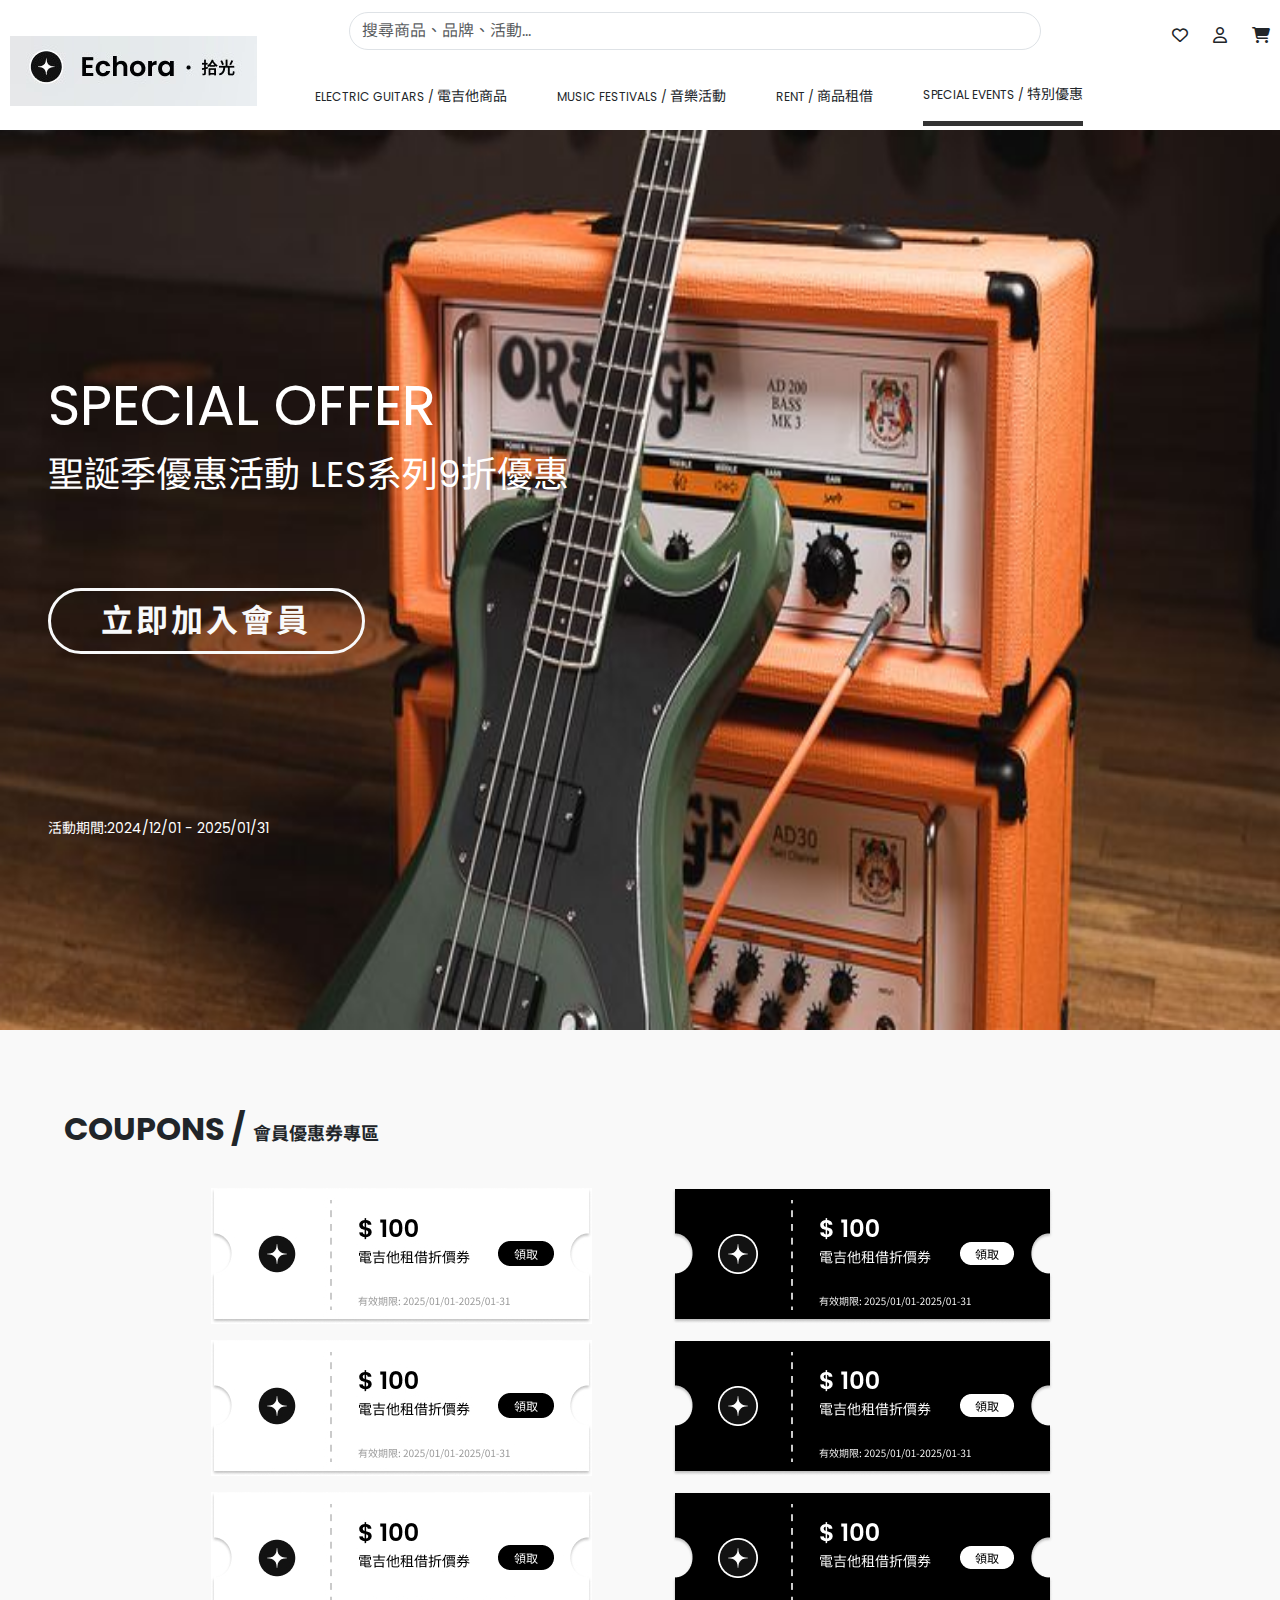
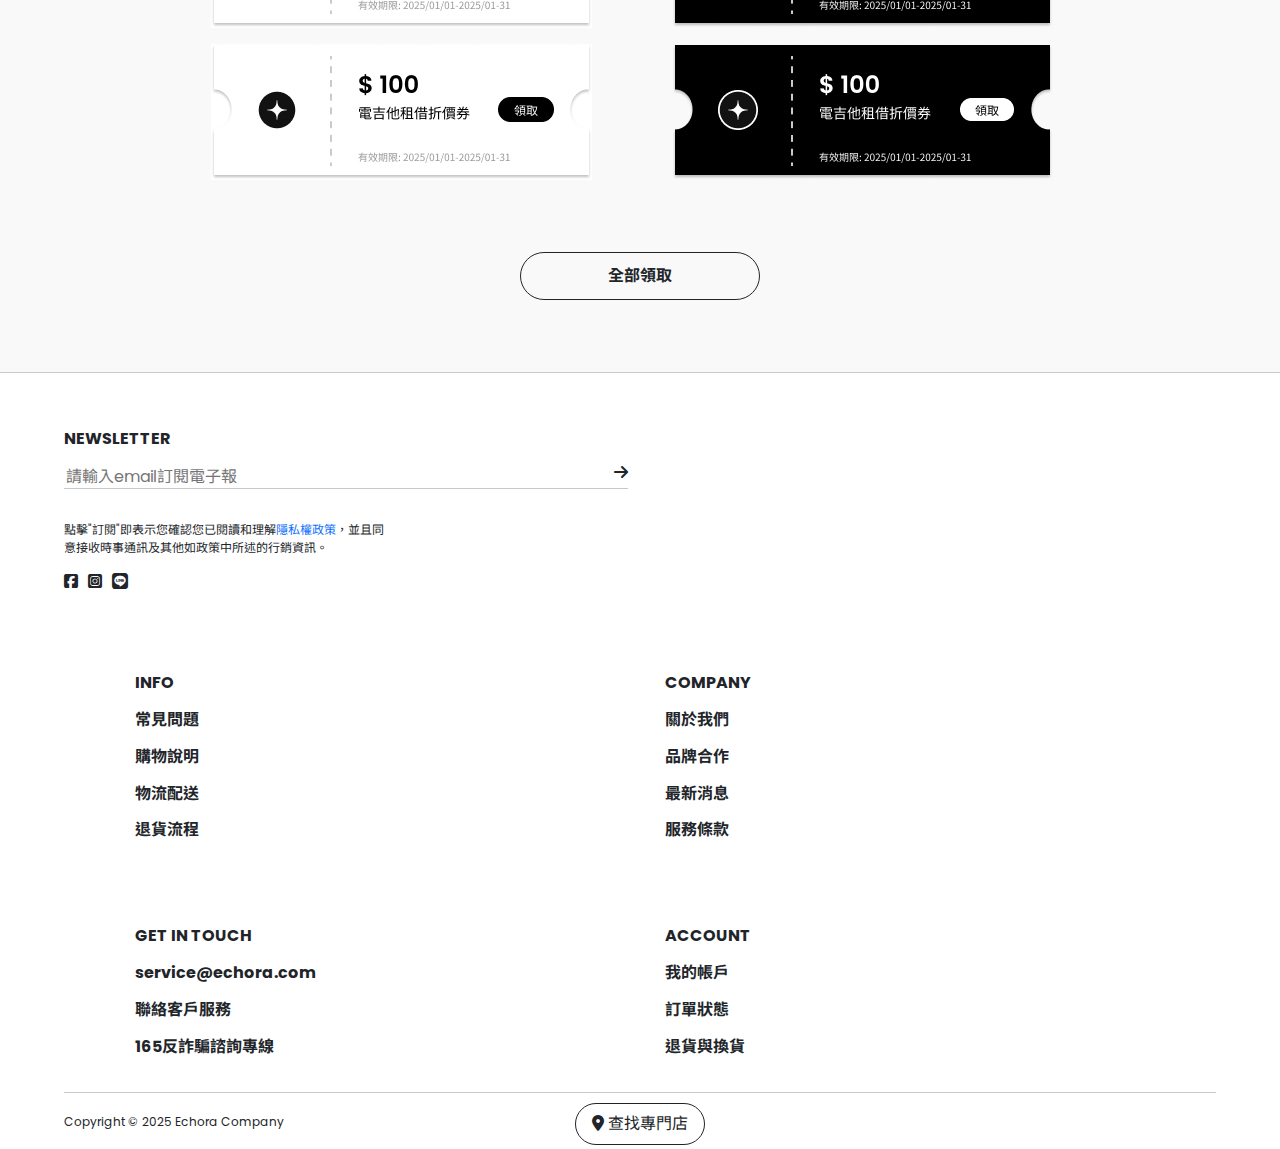
<file: coupon-page.html>
<!DOCTYPE html>
<html lang="en">

<head>
    <meta charset="UTF-8">
    <meta name="viewport" content="width=device-width, initial-scale=1.0">
    <!-- fontawesome -->
    <link rel="stylesheet" href="https://cdnjs.cloudflare.com/ajax/libs/font-awesome/6.7.2/css/all.min.css"
        integrity="sha512-Evv84Mr4kqVGRNSgIGL/F/aIDqQb7xQ2vcrdIwxfjThSH8CSR7PBEakCr51Ck+w+/U6swU2Im1vVX0SVk9ABhg=="
        crossorigin="anonymous" referrerpolicy="no-referrer" />
    <!-- bootstrap -->
    <link rel="stylesheet" href="https://cdnjs.cloudflare.com/ajax/libs/bootstrap/5.3.3/css/bootstrap.min.css"
        integrity="sha512-jnSuA4Ss2PkkikSOLtYs8BlYIeeIK1h99ty4YfvRPAlzr377vr3CXDb7sb7eEEBYjDtcYj+AjBH3FLv5uSJuXg=="
        crossorigin="anonymous" referrerpolicy="no-referrer" />
    <!-- fonts -->
    <link rel="preconnect" href="https://fonts.googleapis.com">
    <link rel="preconnect" href="https://fonts.gstatic.com" crossorigin>
    <link
        href="https://fonts.googleapis.com/css2?family=Noto+Sans+TC:wght@100..900&family=Poppins:ital,wght@0,100;0,200;0,300;0,400;0,500;0,600;0,700;0,800;0,900;1,100;1,200;1,300;1,400;1,500;1,600;1,700;1,800;1,900&display=swap"
        rel="stylesheet">
    <!-- css -->
    <link rel="stylesheet" href="./style0.css">

    <title>特別優惠</title>
    <style>
        .container-fluid {
            padding: 0;
            width: 100%;
            height: auto;
            padding-bottom: 1.5rem;
        }

        /* 
        *{
            border: 1px solid red;
        } */
        header {
            padding-inline: 10px;
            padding-top: 12px;
            display: flex;
            justify-content: space-between;
            align-items: center;
            align-self: stretch;
            font-size: 16px;
            font-weight: bold;
        }

        .k-search {
            display: flex;
            justify-content: center;

            form {
                width: 700px;

                input {
                    border-radius: 100px;
                }
            }
        }

        .k-pages ul {
            display: flex;
            width: 100%;
            height: 5rem;
            gap: 50px;
            padding-top: 30px;
            padding-bottom: 1px;
            align-items: center;

            li {
                cursor: pointer;

                span {
                    font-size: 14px;
                }

                &.active {
                    border-bottom: 5px solid #333;
                }
            }
        }

        .k-icons {
            height: 95px;

            ul {
                display: flex;
                height: 100%;
                justify-content: center;
                list-style: none;
                gap: 25px;
            }
        }

        .k-main {
            display: flex;
            width: auto;
            height: 100vh;
            /* background: url(./images/main.jpg) lightgray  no-repeat; */
            background: url(./images/main.jpg) 0px -723.5px / 100% 251.836% no-repeat;
            /* background-size:  cover; */
            /* 背景縮放問題先保留 */
            color: #fff;
            justify-content: start;
            align-items: center;

            @media (max-width:900px) {
                justify-content: center;
                height: 80vh;

            }

            .content {
                /* width: 533px;
                height: 435px; */
                width: 33rem;
                height: 27rem;


                .title {
                    display: flex;
                    width: 100%;
                    height: 50%;

                    @media (max-width:900px) {
                        justify-content: center;
                        align-items: center;
                        height: auto;


                    }

                    div {
                        font-size: 56px;

                        @media (max-width:585px) {
                            font-size: 48px;
                        }
                    }

                    span {
                        font-size: 36px;

                        @media (max-width:585px) {
                            font-size: 28px;
                        }
                    }

                    h6 {
                        padding-top: 30%;
                    }

                    h1 {
                        width: 60%;
                        border-radius: 100px;
                        border: 3px solid;
                        font-weight: bold;
                        letter-spacing: 3px;
                        font-size: 32px
                    }

                }
            }
        }

        .k-article {
            width: 100%;
            height: auto;
            background: #f9f9f9;
            padding-inline: 64px;

            .k-title {
                padding-top: 5rem;
                padding-bottom: 2rem;

                h1 {
                    font-weight: bold;
                }

                span {
                    font-size: 18px;
                    font-weight: bold;
                }
            }

            .row {
                width: 100%;

                @media (max-width:1120px) {
                    justify-content: center;
                    .col:nth-child(-n +4){
                            display: none;
                        }
                }
                @media (max-width:1500px) {
                        justify-content: center;
                    }

                .col {
                    @media (max-width:1715px) {
                        display: flex;
                        justify-content: center;
                        width: 30%;
                    }
                    @media (max-width:1500px) {
                       
                        width: 40%;
                    }

                    @media (max-width:1120px) {
                      
                        width: 50%;
                        
                    }
                    @media (max-width:930px) {
                       
                        width: 100%;
                        
                    }
                }

            }

            .k-btn {
                display: flex;
                justify-content: center;
                align-items: center;
                width: 100%;
                height: 12rem;

                .btn {
                    border-radius: 100px;
                    width: 15rem;
                    height: 3rem;
                    font-weight: bold;
                }
            }
        }

        hr {
            margin: 0;
        }

        footer {
            width: 100%;
            padding-inline: 64px;
            padding-top: 1.5rem;

            ul {
                display: flex;
                width: 100%;
                height: auto;
                gap: 50px;
                padding-top: 30px;
                padding-bottom: 1px;
                align-items: start;

                li {
                    font-weight: bold;

                    div {
                        cursor: pointer;

                    }


                    :last-child {
                        margin-bottom: 2rem;
                    }

                    div {
                        margin-top: .8rem;
                    }


                    .email {
                        cursor: default;
                        width: 50%;

                        .group {
                            display: flex;
                            align-items: start;
                            height: 1.5rem;
                        }

                        input {
                            margin: 0;
                            width: 100%;
                            border: none;
                        }
                    }

                }

                .icons {
                    gap: 10px;
                    width: auto;
                    height: auto;
                    display: flex;
                    align-items: start;
                    justify-items: center;
                    cursor: default;

                    i {
                        cursor: pointer;
                    }
                }

            }

            .mise {
                position: relative;
                display: flex;
                align-items: center;
                padding-top: 1rem;
                padding-bottom: 1rem;

                p {
                    position: absolute;
                    top: 20px;
                    left: 0;

                    @media (max-width: 776px) {
                        width: 300px;
                        top: 60px;
                        left: 50%;
                        transform: translate(-30%);

                    }
                }

                .btn {
                    position: absolute;
                    top: 10px;
                    left: 50%;
                    transform: translate(-50%);
                    border-radius: 100px;
                    padding-inline: 1rem;
                    padding-block: .5rem;
                }
            }
        }
    </style>
</head>

<body>
    <div class="container-fluid">
        <header>
            <div>
                <img src="./images/logo.jpg" alt="">
            </div>
            <div>
                <div class="k-search">
                    <form class="d-flex" role="search">
                        <input class="form-control me-2 search-input" type="search" placeholder="搜尋商品、品牌、活動..."
                            aria-label="Search" value="">
                    </form>
                </div>
                <div class="k-pages">
                    <ul class="nav justify-content-center">
                        <li class="nav-item">
                            <p class=" " aria-current="page" href="#">ELECTRIC GUITARS / <span>電吉他商品</span></p>
                        </li>
                        <li class="nav-item">
                            <p class="" href="#">MUSIC FESTIVALS / <span>音樂活動</span></p>
                        </li>
                        <li class="nav-item">
                            <p class="" href="#">RENT / <span>商品租借</span></p>
                        </li>
                        <li class="nav-item active">
                            <p class=" " href="#">SPECIAL EVENTS / <span>特別優惠</span></p>
                        </li>
                    </ul>
                </div>
            </div>
            <div class="k-icons">
                <ul>
                    <li><i class="fa-regular fa-heart"></i></li>
                    <li><i class="fa-regular fa-user"></i></li>
                    <li><i class="fa-solid fa-cart-shopping"></i></li>
                </ul>
            </div>
        </header>
        <!-- <nav class="g-header">
            <div class="container-fluid">
                <div class="g-nav-top row">
                    <div class="g-logo col-lg-4 col-6 order-1 ps-0">
                        <img class="g-pc-logo" src="./images/logo.svg" alt="">
                        <img class="g-mb-logo" src="./images/logo-mb.svg" alt="">
                    </div>
                    <form action=""
                        class="col-lg-4 col-12 order-lg-2 order-3 d-flex align-items-center  p-0 mt-lg-0 mt-3">
                        <input type="search" class="form-control focus-ring g-search-field" placeholder="搜尋商品關鍵字">
                    </form>
                    <div
                        class="g-right-menu d-flex gap-4 col-lg-4 col-6 order-2 d-flex justify-content-end align-items-center p-0">
                        <a href=""><img src="./images/heart.svg" alt=""></a>
                        <a href=""><img src="./images/account.svg" alt=""></a>
                        <a href=""><img src="./images/cart.svg" alt=""></a>
                        <a href="" class="hamburger"><img src="./images/hamburger.svg" alt=""></a>
                    </div>
                </div>
                <div class="g-nav-bottom">
                    <ul class="d-flex justify-content-center gap-5 list-unstyled">
                        <li>
                            <a href="">
                                <div class="d-flex">
                                    <h6 class="h7">ELECTRIC GUITARS</h6>
                                    <p class="px-1">/</p>
                                    <p style="font-weight: 500">電吉他商品</p>
                                </div>
                            </a>
                        </li>
                        <li>
                            <a href="">
                                <div class="d-flex">
                                    <h6 class="h7">MUSIC FESTIVALS</h6>
                                    <p class="px-1">/</p>
                                    <p style="font-weight: 500">音樂活動</p>
                                </div>
                            </a>
                        </li>
                        <li>
                            <a href="">
                                <div class="d-flex">
                                    <h6 class="h7">RENTAL SERVICE</h6>
                                    <p class="px-1">/</p>
                                    <p style="font-weight: 500">商品租借</p>
                                </div>
                            </a>
                        </li>
                        <li>
                            <a href="">
                                <div class="d-flex">
                                    <h6 class="h7">SPECIAL EVENTS</h6>
                                    <p class="px-1">/</p>
                                    <p style="font-weight: 500">特別優惠</p>
                                </div>
                            </a>
                        </li>
                    </ul>
                </div>
                 <form action="" class="col-5">
                    <input type="search" class="form-control focus-ring g-search-field" placeholder="搜尋商品關鍵字">
                </form> 
            </div>
        </nav>-->

        <main class="k-main">
            <div class="content ms-5">
                <div class="title flex-column mb-2">
                    <div>SPECIAL OFFER</div>
                    <span>聖誕季優惠活動 LES系列9折優惠</span>
                </div>
                <div class="title flex-column">
                    <h1 class="btn btn-outline-light">立即加入會員</h1>
                    <h6>活動期間:2024/12/01 - 2025/01/31</h6>
                </div>
            </div>
        </main>

        <article class="k-article">
            <div class="k-title">
                <h1 class=" " aria-current="page" href="#">COUPONS / <span>會員優惠券專區</span></h1>
            </div>
            <div class="row row-cols-lg-4 row-cols-md-3 g-3 coupons">
                <div class="col">
                    <img src="./images/Property 1=coupons,Property2=default.jpg" alt="">
                </div>
                <div class="col">
                    <img src="./images/Property 1=coupon-b,Property2=default.jpg" alt="">
                </div>
                <div class="col">
                    <img src="./images/Property 1=coupons,Property2=default.jpg" alt="">
                </div>
                <div class="col">
                    <img src="./images/Property 1=coupon-b,Property2=default.jpg" alt="">
                </div>
                <div class="col">
                    <img src="./images/Property 1=coupons,Property2=default.jpg" alt="">
                </div>
                <div class="col">
                    <img src="./images/Property 1=coupon-b,Property2=default.jpg" alt="">
                </div>
                <div class="col">
                    <img src="./images/Property 1=coupons,Property2=default.jpg" alt="">
                </div>
                <div class="col">
                    <img src="./images/Property 1=coupon-b,Property2=default.jpg" alt="">
                </div>





            </div>
            <div class="k-btn">
                <button class="btn btn-outline-dark">全部領取</button>
            </div>
        </article>
        <hr>

        <footer>
            <div>
                <ul class="nav justify-content-center d-flex row">
                    <li class="col-xxl-4 col-lg-12 col-md-12 col-sm-12">
                        NEWSLETTER
                        <div class="email">
                            <div class="group">
                                <input placeholder="請輸入email訂閱電子報" type="text">
                                <i class="fa-solid fa-arrow-right"></i>
                            </div>

                            <hr>
                        </div>
                        <p>
                            點擊"訂閱"即表示您確認您已閱讀和理解<a href="#">隱私權政策</a>，並且同<br>意接收時事通訊及其他如政策中所述的行銷資訊。
                        </p>
                        <div class="p-0 m-0 icons">
                            <i class="fa-brands fa-square-facebook"></i>
                            <i class="fa-brands fa-square-instagram"></i>
                            <i class="fa-brands fa-line"></i>

                        </div>

                    </li>
                    <li class="col-xxl-1 col-lg-5 col-md-5 col-sm-5">
                        INFO
                        <div>
                            常見問題
                        </div>
                        <div>
                            購物說明
                        </div>
                        <div>
                            物流配送
                        </div>
                        <div>
                            退貨流程
                        </div>
                    </li>
                    <li class="col-xxl-1 col-lg-5 col-md-5 col-sm-5">
                        COMPANY
                        <div>
                            關於我們
                        </div>
                        <div>
                            品牌合作
                        </div>
                        <div>
                            最新消息
                        </div>
                        <div>
                            服務條款
                        </div>
                    </li>
                    <li class="col-xxl-2 col-lg-5 col-md-5 col-sm-5">
                        GET IN TOUCH
                        <div>
                            service@echora.com
                        </div>
                        <div>
                            聯絡客戶服務
                        </div>
                        <div>
                            165反詐騙諮詢專線
                        </div>

                    </li>
                    <li class="col-xxl-2 col-lg-5 col-md-5 col-sm-5">
                        ACCOUNT
                        <div>
                            我的帳戶
                        </div>
                        <div>
                            訂單狀態
                        </div>
                        <div>
                            退貨與換貨
                        </div>
                    </li>
                </ul>
            </div>
            <hr>
            <div class="mise">
                <p class="">Copyright &copy; 2025 Echora Company</p>
                <button class="btn btn-outline-dark "><i class="fa-solid fa-location-dot"></i> 查找專門店</button>
            </div>

        </footer>
    </div>




    <script link rel="stylesheet" href="https://cdnjs.cloudflare.com/ajax/libs/bootstrap/5.3.3/css/bootstrap.min.css"
        integrity="sha512-jnSuA4Ss2PkkikSOLtYs8BlYIeeIK1h99ty4YfvRPAlzr377vr3CXDb7sb7eEEBYjDtcYj+AjBH3FLv5uSJuXg=="
        crossorigin="anonymous" referrerpolicy="no-referrer"></script>
    <script>

    </script>
</body>

</html>
</file>
<file: style0.css>
:root {
    --black: #000000;
    --white: #ffffff;
    --grey50: #F9F9F9;
    --grey100: #DADADA;
    --grey200: #CACACA;
    --grey300: #BABABA;
    --grey400: #A9A9A9;
    --grey500: #999999;
    --grey600: #818181;
    --grey700: #686868;
    --grey800: #505050;
    --grey900: #373737;
}

body{
    font-family: "Poppins", "Noto Sans TC", sans-serif;
}

/* tc */
h1{
    font-size: 2rem; /* 32px */
    font-weight: 500;
}
h2{
    font-size: 1.5rem; /* 24px */
    font-weight: 500;
}
h3{
    font-size: 20px;
    font-weight: 500;
}
h4{
    font-size: 18px;
    font-weight: 500;
}
h5{
    font-size: 16px;
    font-weight: 500;
}
h6{
    font-size: 14px;
    font-weight: 400;
}
p{
    font-size: 12px;
    font-weight: 400;
}

/* eng */
.h1{
    font-size: 2rem; /* 32px */
    font-weight: 600;
}
.h2{
    font-size: 1.75rem; /* 28px */
    font-weight: 600;
}
.h3{
    font-size: 1.5rem; /* 24px */
    font-weight: 600;
}
.h4{
    font-size: 22px;
    font-weight: 600;
}
.h5{
    font-size: 18px;
    font-weight: 500;
}
.h6{
    font-size: 16px;
    font-weight: 600;
}
.h7{
    font-size: 14px;
    font-weight: 600;
}
.p{
    font-size: 12px;
    font-weight: 500;
}


/* reset bs */
.container-fluid{
    margin: 0;
    padding: 0 76px;

    @media screen and (max-width: 576px) {
    padding: 0 28px;
    }
}


/* element */
a, a:link{
    text-decoration: none;
}

/* module */
.list-unstyled{
    list-style: none;
    margin: 0;
    padding: 0;
}

.g-header {
    border-bottom: 1px solid var(--grey-100, #DADADA);
    background: rgba(255, 255, 255, 0.70);
    /* blur60 */
    backdrop-filter: blur(30px);

    @media screen and (max-width:992px) {
        border-bottom: none;
    }
}

.g-nav-top {
    padding-block: 24px 28px;
}

.g-nav-top form {
    position: relative;
}

/* @media screen and (max-width:992px) {
    .g-nav-top form {
        display: none;
    }
} */

.g-nav-top form:before {
    position: absolute;
    content: "";
    background: url(./images/search.svg) no-repeat;
    width: 15px;
    height: 15px;
    top: 15px;
    left: 24px;

    @media screen and (max-width: 992px) {
        top: 13px;
    }
}

.g-search-field {
    border: 1px solid var(--grey100);
    border-radius: 30px;
    height: 42px;
    padding: 12px 50px;
    font-size: 14px;

    &:focus {
        outline: none;
        box-shadow: none;
        border-color: var(--grey600);
    }
}

.g-logo {
    padding-right: 24px;

    .g-mb-logo {
        width: 144px;
        display: none;
    }

    @media screen and (max-width:992px) {
        .g-pc-logo {
            display: none;
        }

        .g-mb-logo {
            display: block;
        }
    }
}

.g-right-menu {

    .hamburger {
        display: none;
    }

    @media screen and (max-width:992px) {
        .hamburger {
            display: inline;
        }
    }
}

@media screen and (max-width:992px) {
    .g-nav-bottom {
        display: none;
    }
}

.g-nav-bottom ul li {
    height: 26px;
    transition: linear .1s;
}

.g-nav-bottom ul li:hover {
    border-bottom: 4px solid var(--black);

}

.g-nav-bottom ul li a {
    color: var(--grey900);
}
</file>
